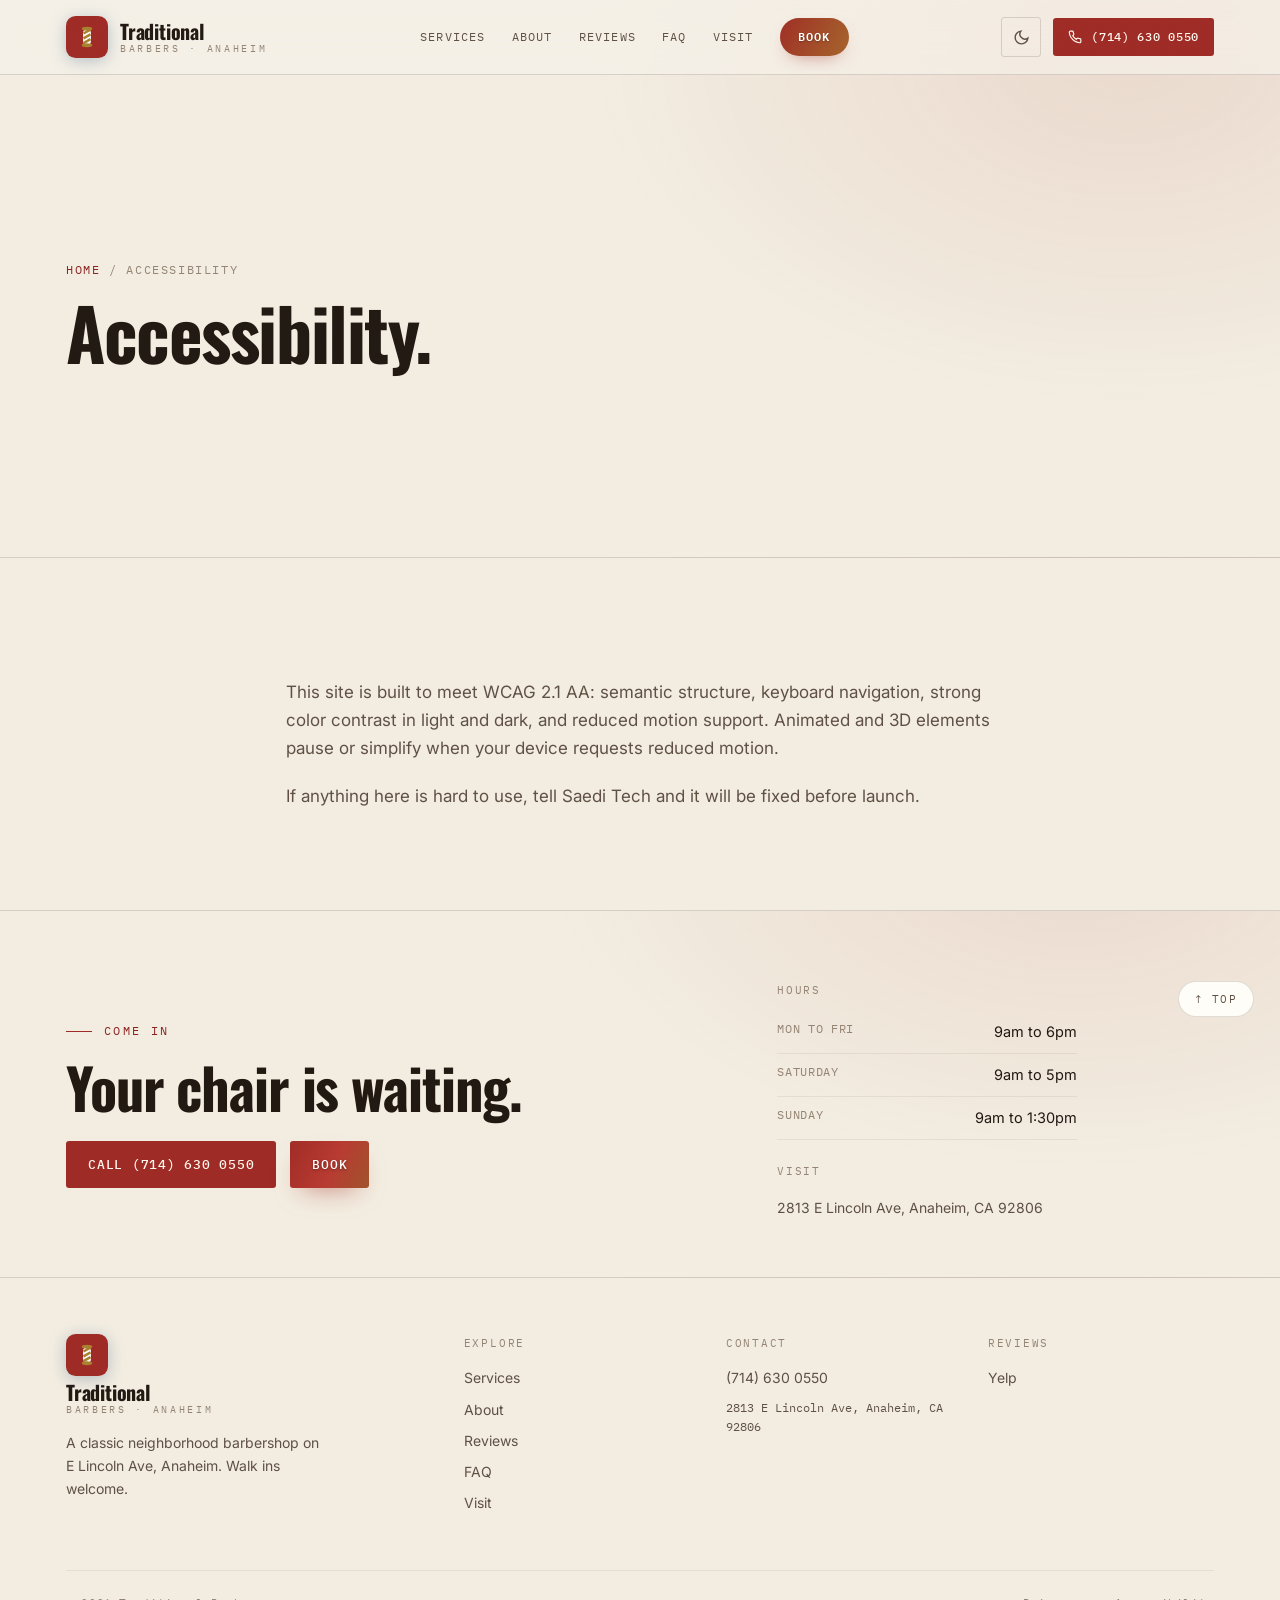
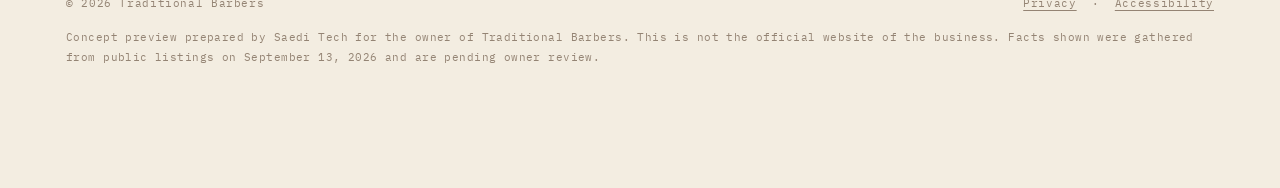
<file: accessibility.html>
<!doctype html>
<html lang="en">
<head>
<meta charset="utf-8" />
<meta name="viewport" content="width=device-width, initial-scale=1" />
<meta name="robots" content="noindex, nofollow" />
<title>Accessibility · Traditional Barbers</title>
<meta name="description" content="Accessibility statement for the Traditional Barbers website." />
<meta property="og:title" content="Accessibility · Traditional Barbers" /><meta property="og:type" content="website" />
<link rel="icon" href="data:image/svg+xml,%3Csvg xmlns='http://www.w3.org/2000/svg' viewBox='0 0 48 48'%3E%3Crect width='48' height='48' rx='11' fill='%239e2b25'/%3E%3Crect x='19.5' y='15' width='9' height='18' rx='4.5' fill='%23fff'/%3E%3Cg stroke='%23a9812f' stroke-width='2.8' stroke-linecap='butt'%3E%3Cpath d='M20 31 28 26.5'/%3E%3Cpath d='M20 25.5 28 21'/%3E%3Cpath d='M20 20 28 15.5'/%3E%3C/g%3E%3Cellipse cx='24' cy='14.6' rx='6' ry='2.2' fill='%23a9812f'/%3E%3Cellipse cx='24' cy='33.4' rx='6' ry='2.2' fill='%23a9812f'/%3E%3C/svg%3E">
<link rel="preconnect" href="https://fonts.googleapis.com"><link rel="preconnect" href="https://fonts.gstatic.com" crossorigin>
<link href="https://fonts.googleapis.com/css2?family=Oswald:wght@500;600;700&family=Inter:wght@400;500;600&family=IBM+Plex+Mono:wght@400;500&display=swap" rel="stylesheet">
<link rel="stylesheet" href="assets/site.css">
<script type="importmap">{ "imports": { "three": "https://unpkg.com/three@0.160.0/build/three.module.js", "three/": "https://unpkg.com/three@0.160.0/" } }</script>

</head>
<body>
<a class="skip" href="#main">Skip to content</a>
<header class="sitehead" id="sitehead">
<nav class="top" aria-label="Main">
  <div class="wrap navin">
    <a class="logo" href="index.html" aria-label="Traditional Barbers, home"><svg class="emblem" viewBox="0 0 48 48" aria-hidden="true"><rect width="48" height="48" rx="11" fill="var(--indigo)"/><rect x='19.5' y='15' width='9' height='18' rx='4.5' fill='#fff'/><g stroke='var(--shu)' stroke-width='2.8' stroke-linecap='butt'><path d='M20 31 28 26.5'/><path d='M20 25.5 28 21'/><path d='M20 20 28 15.5'/></g><ellipse cx='24' cy='14.6' rx='6' ry='2.2' fill='var(--shu)'/><ellipse cx='24' cy='33.4' rx='6' ry='2.2' fill='var(--shu)'/></svg><span class="wm"><span class="n">Traditional</span><span class="s">Barbers · Anaheim</span></span></a>
    <div class="navlinks"><a href="services.html">Services</a><a href="about.html">About</a><a href="reviews.html">Reviews</a><a href="faq.html">FAQ</a><a href="visit.html">Visit</a><a href="index.html#book">Book</a></div>
    <div class="navright">
      <button class="tgl" id="themeTgl" aria-label="Switch between day and night theme" aria-pressed="false"><svg id="icMoon" viewBox="0 0 24 24" fill="none" stroke="currentColor" stroke-width="2" stroke-linecap="round"><path d="M21 12.8A9 9 0 1 1 11.2 3a7 7 0 0 0 9.8 9.8z"/></svg><svg id="icSun" viewBox="0 0 24 24" fill="none" stroke="currentColor" stroke-width="2" stroke-linecap="round" style="display:none"><circle cx="12" cy="12" r="4"/><path d="M12 2v2M12 20v2M4.9 4.9l1.4 1.4M17.7 17.7l1.4 1.4M2 12h2M20 12h2M4.9 19.1l1.4-1.4M17.7 6.3l1.4-1.4"/></svg></button>
      <a class="btn btn-fill btn-sm" href="tel:+17146300550"><svg width="14" height="14" viewBox="0 0 24 24" fill="none" stroke="currentColor" stroke-width="2" stroke-linecap="round" aria-hidden="true"><path d="M22 16.9v3a2 2 0 0 1-2.2 2 19.8 19.8 0 0 1-8.6-3 19.5 19.5 0 0 1-6-6 19.8 19.8 0 0 1-3-8.7A2 2 0 0 1 4.1 2h3a2 2 0 0 1 2 1.7c.13 1 .36 1.9.7 2.8a2 2 0 0 1-.45 2.1L8.1 9.9a16 16 0 0 0 6 6l1.3-1.3a2 2 0 0 1 2.1-.45c.9.34 1.8.57 2.8.7A2 2 0 0 1 22 16.9z"/></svg><span class="lbl">(714) 630 0550</span></a>
      <button class="burger" id="burger" aria-label="Open menu"><svg viewBox="0 0 24 24" fill="none" stroke="currentColor" stroke-width="2" stroke-linecap="round"><path d="M3 6h18M3 12h18M3 18h18"/></svg></button>
    </div>
  </div>
</nav>
</header>
<div class="mmenu" id="mmenu" aria-label="Menu">
  <button class="mclose" id="mclose" aria-label="Close menu">✕</button>
  <a href="services.html">Services</a><a href="about.html">About</a><a href="reviews.html">Reviews</a><a href="faq.html">FAQ</a><a href="visit.html">Visit</a><a href="tel:+17146300550">Call the shop</a>
</div>
<header class="page-hero"><div class="wrap"><p class="crumb"><a href="index.html">Home</a> / Accessibility</p><h1 class="ph">Accessibility.</h1><p class="pl"></p></div></header><main id="main"><section><div class="wrap narrow prose"><p class="up">This site is built to meet WCAG 2.1 AA: semantic structure, keyboard navigation, strong color contrast in light and dark, and reduced motion support. Animated and 3D elements pause or simplify when your device requests reduced motion.</p><p class="up">If anything here is hard to use, tell Saedi Tech and it will be fixed before launch.</p></div></section></main><footer>
  <button class="backtop" id="backtop" aria-label="Back to top">↑ Top</button>
  <div class="foot-hero"><div class="wrap"><div class="foot-top">
    <div class="foot-cta"><p class="kick">Come in</p><h2>Your chair is waiting.</h2><div class="cta"><a class="btn btn-fill" href="tel:+17146300550">Call (714) 630 0550</a><a class="btn btn-book" href="index.html#book">Book</a></div></div>
    <div class="foot-hours"><p class="ft">Hours</p><div class="hrow"><span>Mon to Fri</span><span>9am to 6pm</span></div><div class="hrow"><span>Saturday</span><span>9am to 5pm</span></div><div class="hrow"><span>Sunday</span><span>9am to 1:30pm</span></div><p class="ft" style="margin-top:22px">Visit</p><p class="addr">2813 E Lincoln Ave, Anaheim, CA 92806</p></div>
  </div></div></div>
  <div class="wrap foot-main">
    <div class="fgrid">
      <div class="fbrand"><a class="logo" href="index.html" aria-label="Traditional Barbers, home"><svg class="emblem" viewBox="0 0 48 48" aria-hidden="true"><rect width="48" height="48" rx="11" fill="var(--indigo)"/><rect x='19.5' y='15' width='9' height='18' rx='4.5' fill='#fff'/><g stroke='var(--shu)' stroke-width='2.8' stroke-linecap='butt'><path d='M20 31 28 26.5'/><path d='M20 25.5 28 21'/><path d='M20 20 28 15.5'/></g><ellipse cx='24' cy='14.6' rx='6' ry='2.2' fill='var(--shu)'/><ellipse cx='24' cy='33.4' rx='6' ry='2.2' fill='var(--shu)'/></svg><span class="wm"><span class="n">Traditional</span><span class="s">Barbers · Anaheim</span></span></a><p>A classic neighborhood barbershop on E Lincoln Ave, Anaheim. Walk ins welcome.</p></div>
      <div class="fcol"><p class="ft">Explore</p><a href="services.html">Services</a><a href="about.html">About</a><a href="reviews.html">Reviews</a><a href="faq.html">FAQ</a><a href="visit.html">Visit</a></div>
      <div class="fcol"><p class="ft">Contact</p><a href="tel:+17146300550">(714) 630 0550</a><p class="mono" style="font-size:12px">2813 E Lincoln Ave, Anaheim, CA 92806</p></div>
      <div class="fcol"><p class="ft">Reviews</p><a href="https://www.yelp.com/biz/traditional-barbers-anaheim" target="_blank" rel="noopener">Yelp</a></div>
    </div>
    <div class="legal"><span>© 2026 Traditional Barbers</span><span><a href="privacy.html">Privacy</a> &nbsp;·&nbsp; <a href="accessibility.html">Accessibility</a></span></div>
    <p class="preview-note">Concept preview prepared by Saedi Tech for the owner of Traditional Barbers. This is not the official website of the business. Facts shown were gathered from public listings on September 13, 2026 and are pending owner review.</p>
  </div>
</footer>
<div class="callbar" role="navigation" aria-label="Quick actions">
  <a class="c1" href="tel:+17146300550"><svg width="14" height="14" viewBox="0 0 24 24" fill="none" stroke="currentColor" stroke-width="2" stroke-linecap="round" aria-hidden="true"><path d="M22 16.9v3a2 2 0 0 1-2.2 2 19.8 19.8 0 0 1-8.6-3 19.5 19.5 0 0 1-6-6 19.8 19.8 0 0 1-3-8.7A2 2 0 0 1 4.1 2h3a2 2 0 0 1 2 1.7c.13 1 .36 1.9.7 2.8a2 2 0 0 1-.45 2.1L8.1 9.9a16 16 0 0 0 6 6l1.3-1.3a2 2 0 0 1 2.1-.45c.9.34 1.8.57 2.8.7A2 2 0 0 1 22 16.9z"/></svg>Call the shop</a>
  <a class="c2" href="visit.html">Directions</a>
</div>
<script src="assets/app.js" defer></script>
</body>
</html>
</file>
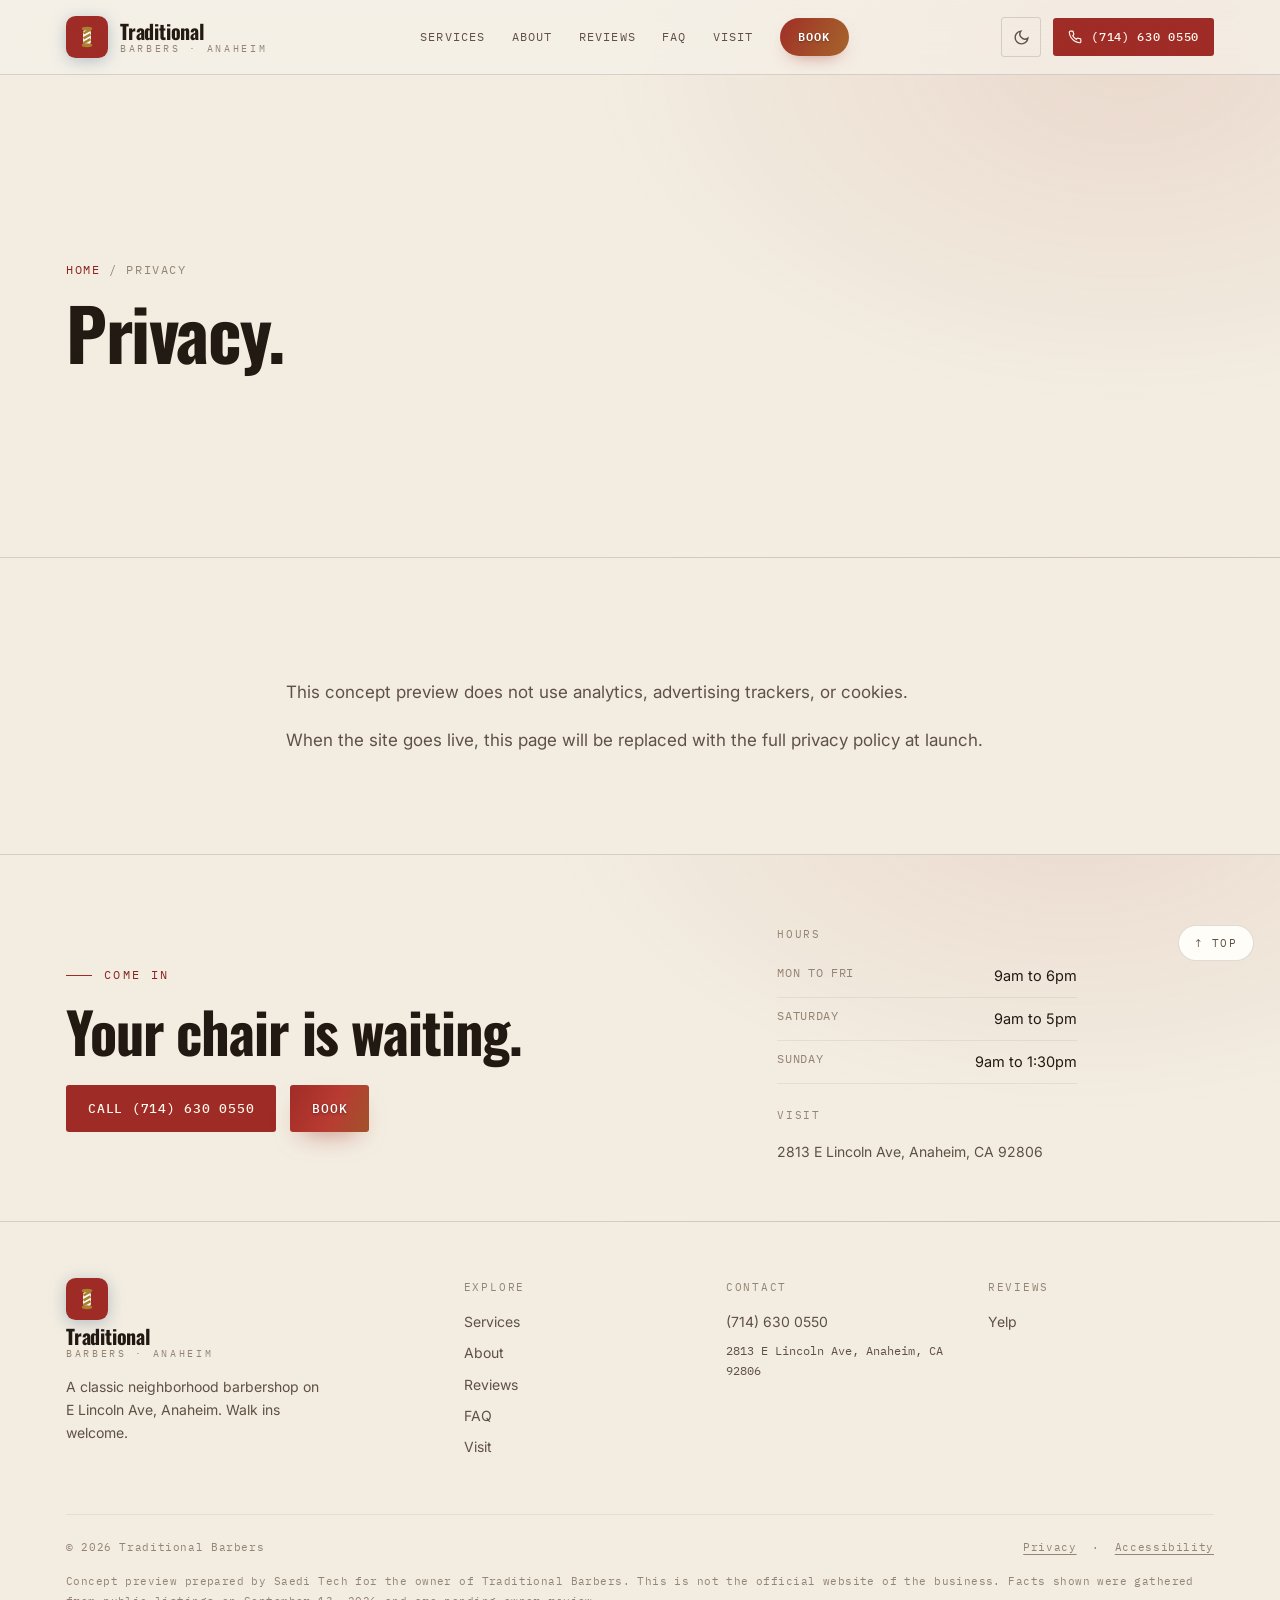
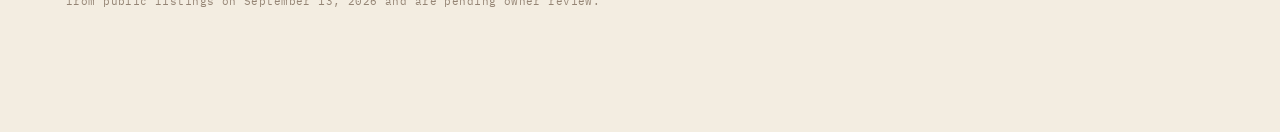
<file: privacy.html>
<!doctype html>
<html lang="en">
<head>
<meta charset="utf-8" />
<meta name="viewport" content="width=device-width, initial-scale=1" />
<meta name="robots" content="noindex, nofollow" />
<title>Privacy · Traditional Barbers</title>
<meta name="description" content="Privacy information for the Traditional Barbers website." />
<meta property="og:title" content="Privacy · Traditional Barbers" /><meta property="og:type" content="website" />
<link rel="icon" href="data:image/svg+xml,%3Csvg xmlns='http://www.w3.org/2000/svg' viewBox='0 0 48 48'%3E%3Crect width='48' height='48' rx='11' fill='%239e2b25'/%3E%3Crect x='19.5' y='15' width='9' height='18' rx='4.5' fill='%23fff'/%3E%3Cg stroke='%23a9812f' stroke-width='2.8' stroke-linecap='butt'%3E%3Cpath d='M20 31 28 26.5'/%3E%3Cpath d='M20 25.5 28 21'/%3E%3Cpath d='M20 20 28 15.5'/%3E%3C/g%3E%3Cellipse cx='24' cy='14.6' rx='6' ry='2.2' fill='%23a9812f'/%3E%3Cellipse cx='24' cy='33.4' rx='6' ry='2.2' fill='%23a9812f'/%3E%3C/svg%3E">
<link rel="preconnect" href="https://fonts.googleapis.com"><link rel="preconnect" href="https://fonts.gstatic.com" crossorigin>
<link href="https://fonts.googleapis.com/css2?family=Oswald:wght@500;600;700&family=Inter:wght@400;500;600&family=IBM+Plex+Mono:wght@400;500&display=swap" rel="stylesheet">
<link rel="stylesheet" href="assets/site.css">
<script type="importmap">{ "imports": { "three": "https://unpkg.com/three@0.160.0/build/three.module.js", "three/": "https://unpkg.com/three@0.160.0/" } }</script>

</head>
<body>
<a class="skip" href="#main">Skip to content</a>
<header class="sitehead" id="sitehead">
<nav class="top" aria-label="Main">
  <div class="wrap navin">
    <a class="logo" href="index.html" aria-label="Traditional Barbers, home"><svg class="emblem" viewBox="0 0 48 48" aria-hidden="true"><rect width="48" height="48" rx="11" fill="var(--indigo)"/><rect x='19.5' y='15' width='9' height='18' rx='4.5' fill='#fff'/><g stroke='var(--shu)' stroke-width='2.8' stroke-linecap='butt'><path d='M20 31 28 26.5'/><path d='M20 25.5 28 21'/><path d='M20 20 28 15.5'/></g><ellipse cx='24' cy='14.6' rx='6' ry='2.2' fill='var(--shu)'/><ellipse cx='24' cy='33.4' rx='6' ry='2.2' fill='var(--shu)'/></svg><span class="wm"><span class="n">Traditional</span><span class="s">Barbers · Anaheim</span></span></a>
    <div class="navlinks"><a href="services.html">Services</a><a href="about.html">About</a><a href="reviews.html">Reviews</a><a href="faq.html">FAQ</a><a href="visit.html">Visit</a><a href="index.html#book">Book</a></div>
    <div class="navright">
      <button class="tgl" id="themeTgl" aria-label="Switch between day and night theme" aria-pressed="false"><svg id="icMoon" viewBox="0 0 24 24" fill="none" stroke="currentColor" stroke-width="2" stroke-linecap="round"><path d="M21 12.8A9 9 0 1 1 11.2 3a7 7 0 0 0 9.8 9.8z"/></svg><svg id="icSun" viewBox="0 0 24 24" fill="none" stroke="currentColor" stroke-width="2" stroke-linecap="round" style="display:none"><circle cx="12" cy="12" r="4"/><path d="M12 2v2M12 20v2M4.9 4.9l1.4 1.4M17.7 17.7l1.4 1.4M2 12h2M20 12h2M4.9 19.1l1.4-1.4M17.7 6.3l1.4-1.4"/></svg></button>
      <a class="btn btn-fill btn-sm" href="tel:+17146300550"><svg width="14" height="14" viewBox="0 0 24 24" fill="none" stroke="currentColor" stroke-width="2" stroke-linecap="round" aria-hidden="true"><path d="M22 16.9v3a2 2 0 0 1-2.2 2 19.8 19.8 0 0 1-8.6-3 19.5 19.5 0 0 1-6-6 19.8 19.8 0 0 1-3-8.7A2 2 0 0 1 4.1 2h3a2 2 0 0 1 2 1.7c.13 1 .36 1.9.7 2.8a2 2 0 0 1-.45 2.1L8.1 9.9a16 16 0 0 0 6 6l1.3-1.3a2 2 0 0 1 2.1-.45c.9.34 1.8.57 2.8.7A2 2 0 0 1 22 16.9z"/></svg><span class="lbl">(714) 630 0550</span></a>
      <button class="burger" id="burger" aria-label="Open menu"><svg viewBox="0 0 24 24" fill="none" stroke="currentColor" stroke-width="2" stroke-linecap="round"><path d="M3 6h18M3 12h18M3 18h18"/></svg></button>
    </div>
  </div>
</nav>
</header>
<div class="mmenu" id="mmenu" aria-label="Menu">
  <button class="mclose" id="mclose" aria-label="Close menu">✕</button>
  <a href="services.html">Services</a><a href="about.html">About</a><a href="reviews.html">Reviews</a><a href="faq.html">FAQ</a><a href="visit.html">Visit</a><a href="tel:+17146300550">Call the shop</a>
</div>
<header class="page-hero"><div class="wrap"><p class="crumb"><a href="index.html">Home</a> / Privacy</p><h1 class="ph">Privacy.</h1><p class="pl"></p></div></header><main id="main"><section><div class="wrap narrow prose"><p class="up">This concept preview does not use analytics, advertising trackers, or cookies.</p><p class="up">When the site goes live, this page will be replaced with the full privacy policy at launch.</p></div></section></main><footer>
  <button class="backtop" id="backtop" aria-label="Back to top">↑ Top</button>
  <div class="foot-hero"><div class="wrap"><div class="foot-top">
    <div class="foot-cta"><p class="kick">Come in</p><h2>Your chair is waiting.</h2><div class="cta"><a class="btn btn-fill" href="tel:+17146300550">Call (714) 630 0550</a><a class="btn btn-book" href="index.html#book">Book</a></div></div>
    <div class="foot-hours"><p class="ft">Hours</p><div class="hrow"><span>Mon to Fri</span><span>9am to 6pm</span></div><div class="hrow"><span>Saturday</span><span>9am to 5pm</span></div><div class="hrow"><span>Sunday</span><span>9am to 1:30pm</span></div><p class="ft" style="margin-top:22px">Visit</p><p class="addr">2813 E Lincoln Ave, Anaheim, CA 92806</p></div>
  </div></div></div>
  <div class="wrap foot-main">
    <div class="fgrid">
      <div class="fbrand"><a class="logo" href="index.html" aria-label="Traditional Barbers, home"><svg class="emblem" viewBox="0 0 48 48" aria-hidden="true"><rect width="48" height="48" rx="11" fill="var(--indigo)"/><rect x='19.5' y='15' width='9' height='18' rx='4.5' fill='#fff'/><g stroke='var(--shu)' stroke-width='2.8' stroke-linecap='butt'><path d='M20 31 28 26.5'/><path d='M20 25.5 28 21'/><path d='M20 20 28 15.5'/></g><ellipse cx='24' cy='14.6' rx='6' ry='2.2' fill='var(--shu)'/><ellipse cx='24' cy='33.4' rx='6' ry='2.2' fill='var(--shu)'/></svg><span class="wm"><span class="n">Traditional</span><span class="s">Barbers · Anaheim</span></span></a><p>A classic neighborhood barbershop on E Lincoln Ave, Anaheim. Walk ins welcome.</p></div>
      <div class="fcol"><p class="ft">Explore</p><a href="services.html">Services</a><a href="about.html">About</a><a href="reviews.html">Reviews</a><a href="faq.html">FAQ</a><a href="visit.html">Visit</a></div>
      <div class="fcol"><p class="ft">Contact</p><a href="tel:+17146300550">(714) 630 0550</a><p class="mono" style="font-size:12px">2813 E Lincoln Ave, Anaheim, CA 92806</p></div>
      <div class="fcol"><p class="ft">Reviews</p><a href="https://www.yelp.com/biz/traditional-barbers-anaheim" target="_blank" rel="noopener">Yelp</a></div>
    </div>
    <div class="legal"><span>© 2026 Traditional Barbers</span><span><a href="privacy.html">Privacy</a> &nbsp;·&nbsp; <a href="accessibility.html">Accessibility</a></span></div>
    <p class="preview-note">Concept preview prepared by Saedi Tech for the owner of Traditional Barbers. This is not the official website of the business. Facts shown were gathered from public listings on September 13, 2026 and are pending owner review.</p>
  </div>
</footer>
<div class="callbar" role="navigation" aria-label="Quick actions">
  <a class="c1" href="tel:+17146300550"><svg width="14" height="14" viewBox="0 0 24 24" fill="none" stroke="currentColor" stroke-width="2" stroke-linecap="round" aria-hidden="true"><path d="M22 16.9v3a2 2 0 0 1-2.2 2 19.8 19.8 0 0 1-8.6-3 19.5 19.5 0 0 1-6-6 19.8 19.8 0 0 1-3-8.7A2 2 0 0 1 4.1 2h3a2 2 0 0 1 2 1.7c.13 1 .36 1.9.7 2.8a2 2 0 0 1-.45 2.1L8.1 9.9a16 16 0 0 0 6 6l1.3-1.3a2 2 0 0 1 2.1-.45c.9.34 1.8.57 2.8.7A2 2 0 0 1 22 16.9z"/></svg>Call the shop</a>
  <a class="c2" href="visit.html">Directions</a>
</div>
<script src="assets/app.js" defer></script>
</body>
</html>
</file>
<file: assets/site.css>
/* Hiro's Auto Repair — shared design system (Saedi Tech concept preview) */
:root{
  --bg:#f3ede1; --bg2:#eae1d0; --card:#fffdf7; --card2:#f7f1e6;
  --line:rgba(40,28,20,.15); --line2:rgba(40,28,20,.07);
  --text:#221913; --muted:#5f5044; --faint:#948474;
  --indigo:#9e2b25; --indigo-2:#b83b32; --indigo-tx:#8a2320; --indigo-soft:rgba(158,43,37,.1);
  --shu:#a9812f; --shu-tx:#8a6a25; --gold:#a9812f;
  --nav-bg:rgba(244,241,234,.72); --chip-bg:rgba(255,255,255,.6); --btn-tx:#fff8ee;
  --hero-a:rgba(158,43,37,.13); --hero-b:rgba(36,52,72,.1); --grain:.035;
  --map-filter:saturate(.9) contrast(1.02); --ease:cubic-bezier(.16,1,.3,1);
}
:root[data-theme="night"]{
  --bg:#15100c; --bg2:#1c150f; --card:#20180f; --card2:#241a10;
  --line:rgba(240,228,210,.12); --line2:rgba(240,228,210,.06);
  --text:#f3e9d8; --muted:#b6a48d; --faint:#7d6c58;
  --indigo:#c8463c; --indigo-2:#dc6055; --indigo-tx:#dc6055; --indigo-soft:rgba(200,70,60,.13);
  --shu:#cba250; --shu-tx:#d8b567; --gold:#cba250;
  --nav-bg:rgba(8,11,16,.66); --chip-bg:rgba(16,21,29,.5); --btn-tx:#15100c;
  --hero-a:rgba(200,70,60,.2); --hero-b:rgba(58,81,112,.14); --grain:.06;
  --map-filter:grayscale(1) invert(.92) contrast(.9) hue-rotate(180deg);
}
*{margin:0;padding:0;box-sizing:border-box}
html{scroll-behavior:smooth}
@media (prefers-reduced-motion:reduce){html{scroll-behavior:auto}}
body{background:var(--bg);color:var(--text);font-family:'Inter',system-ui,sans-serif;font-size:16px;line-height:1.65;-webkit-font-smoothing:antialiased;transition:background .5s,color .5s;overflow-x:hidden}
::selection{background:var(--indigo);color:var(--btn-tx)}
img,svg{max-width:100%}a{color:inherit}
.jp{font-family:'Noto Sans JP','Inter',sans-serif}
.mono{font-family:'IBM Plex Mono',monospace}
.wrap{max-width:1200px;margin:0 auto;padding:0 26px}
.narrow{max-width:900px}
.skip{position:absolute;left:-9999px;top:0;background:var(--indigo);color:var(--btn-tx);padding:10px 18px;z-index:200;font-weight:600}
.skip:focus{left:12px;top:12px}
:focus-visible{outline:2px solid var(--indigo);outline-offset:3px;border-radius:2px}
body::after{content:"";position:fixed;inset:0;z-index:300;pointer-events:none;opacity:var(--grain);mix-blend-mode:overlay;background-image:url("data:image/svg+xml,%3Csvg xmlns='http://www.w3.org/2000/svg' width='120' height='120'%3E%3Cfilter id='n'%3E%3CfeTurbulence type='fractalNoise' baseFrequency='.85' numOctaves='2'/%3E%3C/filter%3E%3Crect width='100%25' height='100%25' filter='url(%23n)'/%3E%3C/svg%3E")}

/* logo */
.logo{display:flex;align-items:center;gap:12px;text-decoration:none}
.logo .emblem{width:42px;height:42px;flex:none;filter:drop-shadow(0 3px 8px rgba(23,63,115,.28))}
.logo .wm{display:flex;flex-direction:column;line-height:1}
.logo .wm .n{font-family:'Oswald',sans-serif;font-weight:800;font-size:20px;letter-spacing:-.01em;color:var(--text)}
.logo .wm .s{font-family:'IBM Plex Mono',monospace;font-size:9.5px;letter-spacing:.28em;text-transform:uppercase;color:var(--faint);margin-top:3px}
.logo .wm .s b{color:var(--shu-tx);font-weight:500}

/* header (top bar + nav) */
.sitehead{position:fixed;top:0;left:0;right:0;z-index:100}
.topbar{background:var(--indigo);color:#eaf0f8;height:40px;overflow:hidden;transition:height .35s var(--ease),opacity .3s}
.topbar .tbin{display:flex;align-items:center;justify-content:space-between;height:40px;font-family:'IBM Plex Mono',monospace;font-size:11px;letter-spacing:.11em;text-transform:uppercase}
.topbar .tb-l{color:rgba(234,240,248,.85)}.topbar .tb-l b{color:#ec8a72;font-weight:500}
.topbar .tb-r{display:flex;align-items:center;gap:16px;color:rgba(234,240,248,.85)}
.topbar .tb-r a{color:#fff;text-decoration:none}.topbar .tb-r a:hover{color:#ec8a72}
.topbar .dot2{width:5px;height:5px;border-radius:50%;background:rgba(255,255,255,.4)}
nav.top{position:relative;background:var(--nav-bg);backdrop-filter:blur(18px) saturate(1.4);-webkit-backdrop-filter:blur(18px) saturate(1.4);border-bottom:1px solid var(--line);transition:box-shadow .35s,background .35s}
.sitehead.scrolled .topbar{height:0;opacity:0}
.sitehead.scrolled nav.top{box-shadow:0 12px 34px -18px rgba(8,11,16,.5)}
.navin{display:flex;align-items:center;justify-content:space-between;height:74px;gap:18px}
@media (max-width:768px){.topbar{display:none}}
.navlinks{display:flex;gap:26px;align-items:center}
.navlinks a{font-family:'IBM Plex Mono',monospace;font-size:12px;letter-spacing:.1em;text-transform:uppercase;text-decoration:none;color:var(--muted);transition:color .25s;position:relative}
.navlinks a[aria-current="page"]{color:var(--text)}
.navlinks a::after{content:"";position:absolute;left:0;bottom:-6px;width:0;height:1.5px;background:var(--shu);transition:width .3s var(--ease)}
.navlinks a:hover::after,.navlinks a[aria-current="page"]::after{width:100%}
.navlinks a:hover{color:var(--text)}
.navright{display:flex;align-items:center;gap:12px}
.btn{display:inline-flex;align-items:center;justify-content:center;gap:9px;font-family:'IBM Plex Mono',monospace;font-size:12.5px;letter-spacing:.06em;text-transform:uppercase;font-weight:500;padding:13px 22px;border-radius:3px;text-decoration:none;border:none;cursor:pointer;transition:transform .35s var(--ease),box-shadow .35s,background .35s,color .35s}
.btn-fill{background:var(--indigo);color:var(--btn-tx)}
.btn-fill:hover{transform:translateY(-2px);box-shadow:0 14px 38px -12px var(--indigo)}
.btn-line{background:transparent;color:var(--text);border:1px solid var(--line)}
.btn-line:hover{border-color:var(--indigo);color:var(--indigo-tx)}
.btn-sm{padding:10px 15px;font-size:11.5px}
.tgl,.burger{width:40px;height:40px;border-radius:3px;border:1px solid var(--line);background:transparent;color:var(--muted);display:grid;place-items:center;cursor:pointer;transition:color .3s,border-color .3s}
.tgl:hover,.burger:hover{color:var(--indigo-tx);border-color:var(--indigo)}
.tgl svg{width:17px;height:17px}.burger{display:none}.burger svg{width:20px;height:20px}
@media (max-width:940px){.navlinks{display:none}.burger{display:grid}}
@media (max-width:560px){.logo .wm .s{display:none}.navright .btn span.lbl{display:none}}
/* mobile menu */
.mmenu{position:fixed;inset:0;z-index:150;background:var(--bg);transform:translateY(-100%);visibility:hidden;opacity:0;transition:transform .45s var(--ease),opacity .35s,visibility .35s;display:flex;flex-direction:column;padding:96px 26px 40px;overflow-y:auto}
.mmenu.open{transform:none;visibility:visible;opacity:1}
.mmenu a{font-family:'Oswald',sans-serif;font-weight:700;font-size:30px;text-decoration:none;color:var(--text);padding:16px 0;border-bottom:1px solid var(--line)}
.mmenu a:hover{color:var(--indigo-tx)}
.mclose{position:absolute;top:22px;right:22px;width:40px;height:40px;border:1px solid var(--line);border-radius:3px;background:transparent;color:var(--text);cursor:pointer;font-size:20px}

/* generic hero for home */
header.hero{position:relative;min-height:100svh;overflow:hidden}
.sticky{position:relative;min-height:100svh;overflow:hidden;display:flex;align-items:center;padding:90px 0 44px}
/* scroll-driven exploded 3D hero */
header.hero.scroll3d{height:340vh;min-height:0;overflow:visible}
header.hero.scroll3d .sticky{position:sticky;top:0;height:100svh;min-height:0;padding:0}
.callouts{position:absolute;z-index:2;top:50%;left:26px;transform:translateY(-50%);max-width:360px;opacity:0;pointer-events:none;will-change:opacity}
.callouts h3{font-family:'Oswald',sans-serif;font-weight:800;font-size:clamp(26px,3.2vw,40px);letter-spacing:-.02em;line-height:1.02;margin-bottom:18px}
.callout{display:flex;gap:14px;align-items:flex-start;padding:12px 0;border-top:1px solid var(--line)}
.callout .cn{font-family:'IBM Plex Mono',monospace;font-size:11px;color:var(--shu-tx);letter-spacing:.1em;padding-top:3px;min-width:24px}
.callout .cx b{font-family:'Oswald',sans-serif;font-weight:700;font-size:16px;display:block;margin-bottom:2px}
.callout .cx span{font-size:13px;color:var(--muted)}
.hprog{position:absolute;left:0;right:0;bottom:0;height:2px;background:var(--line2);z-index:5}
.hprog i{display:block;height:100%;width:0;background:linear-gradient(90deg,var(--indigo),var(--shu))}
@media (max-width:940px){header.hero.scroll3d{height:280vh}header.hero.scroll3d .sticky{align-items:flex-start}.hero-copy{padding-top:100px}.callouts{left:26px;right:26px;max-width:none;top:40%}}
@media (prefers-reduced-motion:reduce){header.hero.scroll3d{height:auto;min-height:100svh}header.hero.scroll3d .sticky{position:relative}.callouts{display:none}.hprog{display:none}}
.hero-bg{position:absolute;inset:0;z-index:0;background:radial-gradient(60% 55% at 74% 38%,var(--hero-a),transparent 70%),radial-gradient(50% 45% at 12% 92%,var(--hero-b),transparent 70%),var(--bg)}
#gl{position:absolute;inset:0;z-index:1;width:100%;height:100%;display:block;touch-action:pan-y;cursor:grab}#gl:active{cursor:grabbing}
.hero-fb{position:absolute;z-index:1;right:6%;top:50%;transform:translateY(-50%);width:min(42vw,460px);aspect-ratio:1;border-radius:50%;background:radial-gradient(circle at 40% 35%,#2b3a52,#0c1119 70%);box-shadow:0 40px 120px -30px rgba(23,63,115,.6);display:none}
.herogrid{position:relative;z-index:2;width:100%}
.hero-copy{max-width:600px}
.tag{display:inline-flex;align-items:center;gap:12px;font-family:'IBM Plex Mono',monospace;font-size:11.5px;letter-spacing:.22em;text-transform:uppercase;color:var(--indigo-tx);margin-bottom:26px;padding:8px 14px;border:1px solid var(--line);border-radius:40px;background:var(--chip-bg);backdrop-filter:blur(6px)}
.tag .dot{width:7px;height:7px;border-radius:50%;background:var(--shu);box-shadow:0 0 0 4px rgba(201,75,46,.18)}
h1{font-family:'Oswald',sans-serif;font-weight:800;font-size:clamp(46px,7vw,92px);line-height:.98;letter-spacing:-.025em;color:var(--text)}
h1 .in{background:linear-gradient(120deg,var(--indigo-2),var(--shu));-webkit-background-clip:text;background-clip:text;color:transparent}
.hero p.lede{font-size:clamp(16px,1.5vw,19px);color:var(--muted);max-width:500px;margin:26px 0 34px}
.cta{display:flex;gap:14px;flex-wrap:wrap}
.chips{display:flex;gap:8px;flex-wrap:wrap;margin-top:34px}
.chip{font-family:'IBM Plex Mono',monospace;font-size:11px;letter-spacing:.06em;text-transform:uppercase;color:var(--muted);border:1px solid var(--line);background:var(--chip-bg);border-radius:40px;padding:8px 14px;backdrop-filter:blur(6px)}
.badge3d{position:absolute;right:6%;bottom:12%;z-index:3;background:var(--card);border:1px solid var(--line);border-radius:6px;padding:14px 18px;box-shadow:0 20px 50px -24px rgba(18,22,28,.4);display:flex;align-items:center;gap:14px}
.badge3d .rt{font-family:'Oswald',sans-serif;font-weight:800;font-size:26px;line-height:1}
.badge3d .rl{font-family:'IBM Plex Mono',monospace;font-size:10px;letter-spacing:.12em;text-transform:uppercase;color:var(--faint)}
.badge3d .star{color:var(--shu)}
.grab{position:absolute;z-index:4;right:6%;top:15%;display:flex;align-items:center;gap:8px;font-family:'IBM Plex Mono',monospace;font-size:10px;letter-spacing:.18em;text-transform:uppercase;color:var(--faint)}
.cue{position:absolute;bottom:34px;left:50%;transform:translateX(-50%);z-index:4;display:flex;flex-direction:column;align-items:center;gap:8px;color:var(--faint);font-family:'IBM Plex Mono',monospace;font-size:10px;letter-spacing:.22em;text-transform:uppercase}
.cue .bar{width:1px;height:34px;background:linear-gradient(var(--faint),transparent);animation:drop 2.4s var(--ease) infinite}
@keyframes drop{0%{transform:scaleY(0);transform-origin:top}45%{transform:scaleY(1);transform-origin:top}55%{transform:scaleY(1);transform-origin:bottom}100%{transform:scaleY(0);transform-origin:bottom}}
@media (prefers-reduced-motion:reduce){.cue .bar{animation:none}.grab{display:none}}
@media (max-width:940px){.hero-copy{max-width:none}.badge3d{right:auto;left:26px;bottom:8%}.grab{top:9%;right:26px}}

/* subpage banner */
.page-hero{position:relative;padding:150px 0 60px;min-height:62vh;display:flex;align-items:center;border-bottom:1px solid var(--line);background:radial-gradient(60% 90% at 88% 10%,var(--indigo-soft),transparent 70%),var(--bg);overflow:hidden}
.page-hero .wrap{position:relative;z-index:2;width:100%}
.subcanvas{position:absolute;right:-4%;top:0;bottom:0;width:52%;z-index:1;display:block;touch-action:pan-y;cursor:grab}
.subcanvas:active{cursor:grabbing}
.subgrab{position:absolute;right:6%;bottom:26px;z-index:3;display:flex;align-items:center;gap:8px;font-family:'IBM Plex Mono',monospace;font-size:10px;letter-spacing:.18em;text-transform:uppercase;color:var(--faint)}
.crumb{font-family:'IBM Plex Mono',monospace;font-size:11.5px;letter-spacing:.14em;text-transform:uppercase;color:var(--faint);margin-bottom:16px}
.crumb a{color:var(--indigo-tx);text-decoration:none}
.page-hero h1.ph{font-family:'Oswald',sans-serif;font-weight:800;font-size:clamp(38px,5.6vw,72px);line-height:1;letter-spacing:-.02em;max-width:620px}
.page-hero p.pl{color:var(--muted);max-width:540px;margin-top:18px;font-size:17px}
@media (max-width:820px){.subcanvas{opacity:.42;width:74%;right:-10%}.page-hero{min-height:auto}}

/* marquee */
.marquee{overflow:hidden;border-top:1px solid var(--line);border-bottom:1px solid var(--line);background:var(--indigo);padding:16px 0}
.mrow{display:flex;gap:44px;white-space:nowrap;width:max-content;animation:slide 32s linear infinite;font-family:'Oswald',sans-serif;font-weight:700;font-size:19px;letter-spacing:.02em;color:rgba(247,244,236,.9);align-items:center}
.mrow span{display:inline-flex;align-items:center;gap:44px}
.mrow .d{width:7px;height:7px;border-radius:50%;background:var(--shu)}
@keyframes slide{to{transform:translateX(-50%)}}
@media (prefers-reduced-motion:reduce){.mrow{animation:none}}

/* strip */
.strip{border-bottom:1px solid var(--line);background:var(--bg2)}
.stripin{display:grid;grid-template-columns:repeat(4,1fr)}
.stat{padding:28px 24px;border-left:1px solid var(--line)}.stat:first-child{border-left:none}.stat a{text-decoration:none}
.stat .v{font-family:'Oswald',sans-serif;font-weight:800;font-size:27px;letter-spacing:-.01em}
.stat .v .star{color:var(--shu)}
.stat .l{font-family:'IBM Plex Mono',monospace;font-size:10.5px;letter-spacing:.14em;text-transform:uppercase;color:var(--faint);margin-top:6px}
.stat a:hover .v{color:var(--indigo-tx)}
@media (max-width:820px){.stripin{grid-template-columns:1fr 1fr}.stat:nth-child(3){border-left:none}.stat{padding:22px 20px}.stat .v{font-size:22px}}

section{padding:100px 0;scroll-margin-top:74px;position:relative}
.kick{font-family:'IBM Plex Mono',monospace;font-size:11.5px;letter-spacing:.2em;text-transform:uppercase;color:var(--indigo-tx);display:inline-flex;align-items:center;gap:12px;margin-bottom:18px}
.kick::before{content:"";width:26px;height:1px;background:var(--indigo)}
.kick .jp{color:var(--shu-tx);letter-spacing:.1em}
h2{font-family:'Oswald',sans-serif;font-weight:800;font-size:clamp(32px,4.6vw,58px);line-height:1.0;letter-spacing:-.02em;max-width:680px}
h3.blk{font-family:'Oswald',sans-serif;font-weight:700;font-size:24px;letter-spacing:-.01em}
.sub{color:var(--muted);max-width:600px;margin-top:18px;font-size:17px}

/* services grid */
.svcgrid{display:grid;grid-template-columns:repeat(3,1fr);gap:1px;background:var(--line);border:1px solid var(--line);border-radius:8px;overflow:hidden;margin-top:52px}
.svc{background:var(--card);padding:34px 30px 36px;position:relative;transition:background .4s;text-decoration:none;color:inherit;display:block}
.svc:hover{background:var(--card2)}
.svc .no{font-family:'IBM Plex Mono',monospace;font-size:10.5px;letter-spacing:.16em;color:var(--faint)}
.svc .ic{width:48px;height:48px;margin:20px 0;color:var(--indigo);transition:transform .5s var(--ease)}
.svc:hover .ic{transform:translateY(-4px) scale(1.06)}
.svc h3{font-family:'Oswald',sans-serif;font-weight:700;font-size:21px;letter-spacing:-.01em;margin-bottom:10px}
.svc p{font-size:14.5px;color:var(--muted)}
.svc .more{font-family:'IBM Plex Mono',monospace;font-size:11px;letter-spacing:.1em;text-transform:uppercase;color:var(--indigo-tx);margin-top:16px;display:inline-block}
@media (max-width:920px){.svcgrid{grid-template-columns:1fr 1fr}}
@media (max-width:600px){.svcgrid{grid-template-columns:1fr}}

/* two-col feature (why) */
#why,.band{background:var(--bg2);border-top:1px solid var(--line);border-bottom:1px solid var(--line)}
.whygrid{display:grid;grid-template-columns:repeat(3,1fr);gap:42px;margin-top:56px}
.why .big{font-family:'Oswald',sans-serif;font-weight:800;font-size:clamp(24px,2.6vw,32px);line-height:1.06;letter-spacing:-.01em;border-top:2px solid var(--indigo);padding-top:22px}
.why .big .jpb{display:block;font-family:'Noto Sans JP',sans-serif;font-weight:700;font-size:15px;color:var(--shu-tx);letter-spacing:.3em;margin-bottom:10px}
.why p{color:var(--muted);margin-top:14px;font-size:15px}
@media (max-width:820px){.whygrid{grid-template-columns:1fr;gap:32px}}

/* about + prose */
.abgrid{display:grid;grid-template-columns:1fr 1fr;gap:64px;align-items:center}
.abcopy p{color:var(--muted);margin-top:18px;font-size:17px}.abcopy p strong{color:var(--text);font-weight:600}
.prose{max-width:760px}
.prose p{color:var(--muted);font-size:17px;margin-top:20px}
.prose h2{margin-top:48px}
.prose h3{font-family:'Oswald',sans-serif;font-weight:700;font-size:22px;margin-top:34px}
.prose ul{margin:18px 0 0 0;list-style:none;display:grid;gap:12px}
.prose ul li{position:relative;padding-left:26px;color:var(--muted)}
.prose ul li::before{content:"";position:absolute;left:0;top:9px;width:8px;height:8px;border-radius:1px;background:var(--shu)}
.photo-slot{border:1px dashed var(--line);border-radius:8px;background:var(--card);aspect-ratio:4/3.1;display:grid;place-items:center;text-align:center;padding:30px;position:relative;overflow:hidden}
.photo-slot.tall{aspect-ratio:1/1}
.photo-slot::before{content:"";position:absolute;inset:0;background:radial-gradient(circle at 70% 20%,var(--indigo-soft),transparent 60%)}
.photo-slot .ph-ic{width:56px;height:56px;color:var(--faint);margin:0 auto 14px;position:relative}
.photo-slot .t{font-family:'IBM Plex Mono',monospace;font-size:11px;letter-spacing:.14em;text-transform:uppercase;color:var(--faint);max-width:300px;line-height:1.8;position:relative}
@media (max-width:920px){.abgrid{grid-template-columns:1fr;gap:36px}}

/* gallery grid of reserved slots */
.gal{display:grid;grid-template-columns:repeat(3,1fr);gap:16px;margin-top:52px}
.gal .photo-slot{aspect-ratio:4/3.4}
@media (max-width:820px){.gal{grid-template-columns:1fr 1fr}}
@media (max-width:520px){.gal{grid-template-columns:1fr}}

/* ===== photographic bands (licensed placeholder imagery) ===== */
.photoband{position:relative;min-height:82vh;display:flex;align-items:flex-end;overflow:hidden;border-top:1px solid var(--line);border-bottom:1px solid var(--line)}
.photoband .pbimg{position:absolute;inset:-12% 0;z-index:0;background-size:cover;background-position:center;will-change:transform}
.photoband::after{content:"";position:absolute;inset:0;z-index:1;background:linear-gradient(180deg,rgba(6,9,14,.2),rgba(6,9,14,.78)),linear-gradient(90deg,rgba(23,63,115,.5),transparent 62%)}
.photoband.right::after{background:linear-gradient(180deg,rgba(6,9,14,.2),rgba(6,9,14,.78)),linear-gradient(270deg,rgba(201,75,46,.4),transparent 62%)}
.photoband .pbin{position:relative;z-index:2;width:100%;padding:60px 0 66px;color:#f4f1ea}
.photoband .pbk{font-family:'IBM Plex Mono',monospace;font-size:11.5px;letter-spacing:.2em;text-transform:uppercase;color:#ec8a72;margin-bottom:14px;display:inline-flex;align-items:center;gap:12px}
.photoband .pbk::before{content:"";width:26px;height:1px;background:#ec8a72}
.photoband h2{color:#f7f5ef;max-width:760px}
.photoband p{color:rgba(244,241,234,.86);max-width:520px;margin-top:16px;font-size:17px}
.photoband .sampletag{position:absolute;top:26px;right:26px;z-index:2;font-family:'IBM Plex Mono',monospace;font-size:9.5px;letter-spacing:.14em;text-transform:uppercase;color:rgba(244,241,234,.72);background:rgba(0,0,0,.35);padding:6px 11px;border-radius:20px;backdrop-filter:blur(4px)}
@media (max-width:820px){.photoband{min-height:72vh}}

/* real image fills (about, gallery) */
.imgfill{border-radius:8px;overflow:hidden;position:relative;background:var(--bg2);border:1px solid var(--line)}
.imgfill img{width:100%;height:100%;object-fit:cover;display:block;transition:transform 1.2s var(--ease)}
.imgfill:hover img{transform:scale(1.05)}
.imgfill .stamp{position:absolute;bottom:8px;left:8px;font-family:'IBM Plex Mono',monospace;font-size:9px;letter-spacing:.12em;text-transform:uppercase;color:#fff;background:rgba(0,0,0,.5);padding:4px 8px;border-radius:20px;backdrop-filter:blur(3px)}
.abgrid .imgfill{aspect-ratio:4/3.1}
.gal2{display:grid;grid-template-columns:repeat(3,1fr);gap:14px;margin-top:52px}
.gal2 .imgfill{aspect-ratio:4/3.3}
.gal2 .imgfill.wide{grid-column:span 2;aspect-ratio:auto}
@media (max-width:820px){.gal2{grid-template-columns:1fr 1fr}}
@media (max-width:520px){.gal2{grid-template-columns:1fr}.gal2 .imgfill.wide{grid-column:span 1}}

/* mobile hero: clean stacked layout, 3D in its own frame (no overlap) */
@media (max-width:940px){
  header.hero.scroll3d{height:auto;min-height:auto}
  header.hero.scroll3d .sticky{position:relative;height:auto;min-height:auto;display:flex;flex-direction:column;padding:104px 0 46px;align-items:stretch}
  .hero .herogrid{order:1}
  .hero-copy{padding-top:0!important}
  #gl{position:relative;inset:auto;order:2;width:100%;height:50vh;margin-top:28px;border:1px solid var(--line);border-radius:14px;background:linear-gradient(180deg,var(--card2),var(--bg2))}
  .hero .hero-bg{display:none}
  .hero .badge3d,.hero .callouts,.hero .hprog,.hero .cue{display:none}
  .hero .grab{position:static;order:3;align-self:center;margin-top:14px;background:transparent;border:none;padding:0;color:var(--faint)}
  .hero .chip{background:var(--card);border-color:var(--line);color:var(--text)}
  .hero .tag{background:var(--card)}
}

/* reviews */
.revgrid{display:grid;grid-template-columns:1fr 1fr;gap:20px;margin-top:52px}
.rev{background:var(--card);border:1px solid var(--line);border-radius:8px;padding:34px;text-decoration:none;display:block;transition:transform .4s var(--ease),box-shadow .4s}
.rev:hover{transform:translateY(-5px);box-shadow:0 26px 60px -30px rgba(18,22,28,.4)}
.rev .plat{font-family:'IBM Plex Mono',monospace;font-size:11px;letter-spacing:.16em;text-transform:uppercase;color:var(--faint)}
.rev .score{font-family:'Oswald',sans-serif;font-weight:800;font-size:46px;margin:14px 0 4px;letter-spacing:-.02em}
.rev .stars{color:var(--shu);letter-spacing:3px;font-size:15px}
.rev .go{font-family:'IBM Plex Mono',monospace;font-size:12px;letter-spacing:.09em;text-transform:uppercase;color:var(--indigo-tx);margin-top:18px;display:inline-block}
.revnote{font-family:'IBM Plex Mono',monospace;font-size:11px;letter-spacing:.06em;color:var(--faint);margin-top:18px}
@media (max-width:700px){.revgrid{grid-template-columns:1fr}}

/* visit + form */
.visitgrid{display:grid;grid-template-columns:.9fr 1.1fr;gap:20px;margin-top:52px}
.vcard{background:var(--card);border:1px solid var(--line);border-radius:8px;padding:34px}
.vcard h3{font-family:'Oswald',sans-serif;font-weight:700;font-size:20px;margin-bottom:18px}
.vrow{display:flex;justify-content:space-between;gap:16px;padding:12px 0;border-bottom:1px solid var(--line2);font-size:14.5px}
.vrow:last-child{border-bottom:none}
.vrow .k{font-family:'IBM Plex Mono',monospace;font-size:11.5px;letter-spacing:.1em;text-transform:uppercase;color:var(--faint);padding-top:2px}
.vrow .d{text-align:right}.vrow .d a{color:var(--indigo-tx);text-decoration:none}.vrow .closed{color:var(--faint)}
.mapbox{border:1px solid var(--line);border-radius:8px;overflow:hidden;min-height:400px}
.mapbox iframe{width:100%;height:100%;min-height:400px;border:0;display:block;filter:var(--map-filter)}
.form{background:var(--card);border:1px solid var(--line);border-radius:8px;padding:36px}
.fg{margin-bottom:16px}
label{display:block;font-family:'IBM Plex Mono',monospace;font-size:11px;letter-spacing:.1em;text-transform:uppercase;color:var(--faint);margin-bottom:8px}
input,select,textarea{width:100%;background:var(--bg);border:1px solid var(--line);border-radius:3px;padding:13px 15px;color:var(--text);font-family:'Inter',sans-serif;font-size:15px;transition:border-color .3s}
input:focus,select:focus,textarea:focus{outline:none;border-color:var(--indigo)}
.row2{display:grid;grid-template-columns:1fr 1fr;gap:16px}
.hp{position:absolute;left:-9999px;width:1px;height:1px;overflow:hidden}
.sub-btn{width:100%;justify-content:center;margin-top:6px}
.formnote{font-family:'IBM Plex Mono',monospace;font-size:10.5px;letter-spacing:.05em;color:var(--faint);text-align:center;margin-top:14px}
.form-done{text-align:center;padding:36px 10px}
.form-done .ok{width:64px;height:64px;border-radius:50%;background:var(--indigo);color:var(--btn-tx);display:grid;place-items:center;margin:0 auto 20px;font-size:28px}
.form-done h3{font-family:'Oswald',sans-serif;font-weight:800;font-size:26px}
.form-done p{color:var(--muted);margin-top:10px;font-size:15px}
@media (max-width:920px){.visitgrid{grid-template-columns:1fr}.row2{grid-template-columns:1fr}}

/* faq */
.faq{margin-top:48px;max-width:820px}
.faq details{border-top:1px solid var(--line);padding:6px 0}
.faq details[open]{padding-bottom:8px}
.faq summary{list-style:none;cursor:pointer;padding:22px 0;font-family:'Oswald',sans-serif;font-weight:700;font-size:19px;display:flex;justify-content:space-between;gap:20px;align-items:center}
.faq summary::-webkit-details-marker{display:none}
.faq summary::after{content:"+";font-family:'IBM Plex Mono',monospace;color:var(--indigo-tx);font-size:22px;transition:transform .3s}
.faq details[open] summary::after{transform:rotate(45deg)}
.faq p{color:var(--muted);padding:0 0 8px;font-size:15.5px;max-width:680px}

/* cta band */
.ctaband{background:var(--indigo);color:var(--btn-tx);text-align:center}
.ctaband h2{color:#f5f7fb;margin:0 auto}
.ctaband p{color:rgba(245,247,251,.82);margin:16px auto 30px;font-size:17px;max-width:560px}
.ctaband .cta{justify-content:center}
.ctaband .btn-fill{background:#f5f7fb;color:var(--indigo-tx)}
.ctaband .btn-line{border-color:rgba(245,247,251,.5);color:#f5f7fb}
.ctaband .btn-line:hover{border-color:#f5f7fb;color:#f5f7fb}

/* footer */
footer{border-top:1px solid var(--line);padding:0 0 120px;background:var(--bg);position:relative;overflow:hidden}
.foot-hero{position:relative;padding:70px 0 58px;border-bottom:1px solid var(--line);background:radial-gradient(60% 130% at 84% -20%,var(--indigo-soft),transparent 70%)}
.foot-top{display:grid;grid-template-columns:1.5fr 1fr;gap:56px;align-items:center}
.foot-cta h2{font-family:'Oswald',sans-serif;font-weight:800;font-size:clamp(30px,4.4vw,58px);line-height:1;letter-spacing:-.02em}
.foot-cta .cta{margin-top:26px;display:flex;gap:14px;flex-wrap:wrap}
.foot-hours .ft{font-family:'IBM Plex Mono',monospace;font-size:11px;letter-spacing:.16em;text-transform:uppercase;color:var(--faint);margin-bottom:12px}
.hrow{display:flex;justify-content:space-between;gap:20px;padding:9px 0;border-bottom:1px solid var(--line2);font-size:14.5px;max-width:300px}
.hrow span:first-child{font-family:'IBM Plex Mono',monospace;font-size:11.5px;letter-spacing:.06em;text-transform:uppercase;color:var(--faint)}
.hrow .closed{color:var(--faint)}
.foot-hours .addr{font-size:14px;color:var(--muted);margin-top:16px}
.foot-main{padding-top:56px}
.backtop{position:absolute;right:26px;top:70px;z-index:3;display:inline-flex;align-items:center;gap:8px;font-family:'IBM Plex Mono',monospace;font-size:10.5px;letter-spacing:.14em;text-transform:uppercase;color:var(--muted);background:var(--card);border:1px solid var(--line);border-radius:40px;padding:10px 16px;cursor:pointer;text-decoration:none;transition:color .3s,border-color .3s}
.backtop:hover{color:var(--indigo-tx);border-color:var(--indigo)}
@media (max-width:820px){.foot-top{grid-template-columns:1fr;gap:30px}.foot-main{padding-top:40px}.backtop{display:none}}
.fgrid{display:grid;grid-template-columns:1.6fr 1fr 1fr 1fr;gap:36px;align-items:start}
.fbrand p{color:var(--muted);font-size:14px;margin-top:16px;max-width:260px}
.fgrid .ft{font-family:'IBM Plex Mono',monospace;font-size:11px;letter-spacing:.16em;text-transform:uppercase;color:var(--faint);margin-bottom:14px}
.fgrid a,.fcol p{font-size:14px;color:var(--muted);text-decoration:none;display:block;margin-bottom:8px}
.fgrid a:hover{color:var(--indigo-tx)}
.legal{margin-top:48px;padding-top:24px;border-top:1px solid var(--line2);display:flex;justify-content:space-between;gap:20px;flex-wrap:wrap;font-family:'IBM Plex Mono',monospace;font-size:10.5px;letter-spacing:.06em;color:var(--faint)}
.legal a{color:var(--faint);text-decoration:underline;text-underline-offset:3px}.legal a:hover{color:var(--indigo-tx)}
.preview-note{margin-top:16px;font-family:'IBM Plex Mono',monospace;font-size:10.5px;letter-spacing:.04em;color:var(--faint);line-height:1.9}
@media (max-width:820px){.fgrid{grid-template-columns:1fr 1fr;gap:30px}}
@media (max-width:520px){.fgrid{grid-template-columns:1fr}}

.callbar{position:fixed;left:0;right:0;bottom:0;z-index:120;display:none;grid-template-columns:1fr 1fr;gap:1px;background:var(--line);border-top:1px solid var(--line)}
.callbar a{display:flex;align-items:center;justify-content:center;gap:9px;padding:16px 10px;font-family:'IBM Plex Mono',monospace;font-size:12.5px;letter-spacing:.08em;text-transform:uppercase;text-decoration:none;font-weight:500}
.callbar .c1{background:var(--indigo);color:var(--btn-tx)}.callbar .c2{background:var(--card);color:var(--text)}
@media (max-width:767px){.callbar{display:grid}}

.up,.rv{opacity:0;transform:translateY(30px);transition:opacity 1s var(--ease),transform 1s var(--ease)}
.up.in,.rv.in{opacity:1;transform:none}
.rv.clip{clip-path:inset(0 0 100% 0);transform:none;transition:clip-path 1.1s var(--ease),opacity 1.1s var(--ease)}
.rv.clip.in{clip-path:inset(0 0 0 0)}
@media (prefers-reduced-motion:reduce){.up,.rv{opacity:1;transform:none;clip-path:none;transition:none}[data-parallax]{transform:none!important}}

/* count-up band */
.countband{background:var(--indigo);color:#f5f7fb;border-top:1px solid var(--line);border-bottom:1px solid var(--line)}
.countgrid{display:grid;grid-template-columns:repeat(3,1fr);gap:30px;text-align:center}
.countgrid .cnum{font-family:'Oswald',sans-serif;font-weight:800;font-size:clamp(44px,7vw,80px);line-height:1;letter-spacing:-.02em}
.countgrid .cnum .star{color:var(--shu)}
.countgrid .clab{font-family:'IBM Plex Mono',monospace;font-size:11px;letter-spacing:.16em;text-transform:uppercase;color:rgba(245,247,251,.72);margin-top:12px}
.countgrid .cbar{width:40px;height:2px;background:var(--shu);margin:16px auto 0}
@media (max-width:700px){.countgrid{grid-template-columns:1fr;gap:34px}}

/* cinematic garage (scroll-scrubbed) */
.garage{position:relative;height:320vh}
.garage .stage{position:sticky;top:0;height:100svh;overflow:hidden;display:flex;align-items:flex-end;background:radial-gradient(75% 75% at 50% 30%,var(--indigo-soft),transparent 72%),var(--bg2)}
.garage .gsvg{position:absolute;inset:0;z-index:1;width:100%;height:100%}
.garage .stagewrap{position:relative;z-index:2;width:100%;padding-bottom:8vh}
.garage .glabel{font-family:'IBM Plex Mono',monospace;font-size:11.5px;letter-spacing:.2em;text-transform:uppercase;color:var(--indigo-tx);margin-bottom:10px;display:flex;align-items:center;gap:12px}
.garage .glabel::before{content:"";width:26px;height:1px;background:var(--indigo)}
.garage .gsteps{display:grid;gap:10px;max-width:560px}
.garage .g-step{font-family:'Oswald',sans-serif;font-weight:800;font-size:clamp(24px,3.4vw,40px);line-height:1.05;letter-spacing:-.01em;opacity:.18;transition:opacity .4s}
.garage .g-step b{color:var(--shu-tx)}
.garage .g-pt{transition:opacity .4s,transform .4s;transform-origin:center;transform-box:fill-box;opacity:0}
.garage .ghint{position:absolute;top:96px;left:50%;transform:translateX(-50%);z-index:3;font-family:'IBM Plex Mono',monospace;font-size:10px;letter-spacing:.22em;text-transform:uppercase;color:var(--faint)}
@media (prefers-reduced-motion:reduce){.garage{height:auto;min-height:100svh}.garage .stage{position:relative}.garage .g-step{opacity:1}.garage .ghint{display:none}}
@media (max-width:820px){
  .garage{height:260vh}
  .garage .stage{align-items:flex-end}
  .garage .gsvg{top:8%;bottom:auto;height:52%}
  .garage .stagewrap{padding:26px 0 12vh;background:linear-gradient(transparent,var(--bg2) 22%)}
  .garage .g-step{font-size:22px}
  .garage .ghint{top:88px}
}

/* ---- 3D object showcase (shared objects3d.js) ---- */
.show3d .o3grid{display:grid;grid-template-columns:repeat(3,1fr);gap:18px;margin-top:34px}
.show3d .o3{margin:0;background:var(--card);border:1px solid var(--line);border-radius:18px;overflow:hidden;box-shadow:0 30px 60px -40px rgba(15,20,26,.5);position:relative}
.show3d .o3 canvas.obj3d{display:block;width:100%;height:300px;cursor:grab;touch-action:none;background:radial-gradient(130% 120% at 50% 12%, color-mix(in srgb,var(--indigo) 12%, transparent), transparent 68%)}
.show3d .o3 canvas.obj3d:active{cursor:grabbing}
.show3d .o3 figcaption{display:flex;align-items:center;justify-content:space-between;padding:13px 17px;font-family:'IBM Plex Mono',monospace;font-size:12px;letter-spacing:.06em;text-transform:uppercase;border-top:1px solid var(--line);color:var(--text)}
.show3d .o3 figcaption .drag{color:var(--faint);text-transform:none;letter-spacing:0;font-size:11px}
@media(max-width:820px){.show3d .o3grid{grid-template-columns:1fr;gap:14px}.show3d .o3 canvas.obj3d{height:270px}}

/* ---- distributed 3D moments (spread across page) ---- */
.obj3dband{padding:66px 0;border-top:1px solid var(--line2)}
.obj3dband .o3b{display:flex;gap:40px;align-items:center;flex-wrap:wrap}
.obj3dband .o3b-art{flex:1 1 360px;background:radial-gradient(130% 120% at 50% 14%, color-mix(in srgb,var(--indigo) 13%, transparent), transparent 66%);border:1px solid var(--line);border-radius:22px;overflow:hidden;box-shadow:0 34px 70px -46px rgba(15,20,26,.5)}
.obj3dband.alt .o3b-art{order:2}
.obj3dband .o3b-copy{flex:1 1 320px}
.obj3dband canvas.obj3d{display:block;width:100%;height:380px;cursor:grab;touch-action:none}
.obj3dband canvas.obj3d:active{cursor:grabbing}
.obj3dband .o3b-copy .kick{font-family:'IBM Plex Mono',monospace;font-size:12px;letter-spacing:.2em;text-transform:uppercase;color:var(--indigo-tx);margin-bottom:14px}
.obj3dband .o3b-copy h2{font-size:clamp(26px,3.4vw,40px);letter-spacing:-.02em;line-height:1.04;margin-bottom:14px}
.obj3dband .o3b-copy p{color:var(--muted);max-width:42ch;margin-bottom:16px}
.obj3dband .o3b-copy .drag{display:inline-flex;align-items:center;gap:8px;font-family:'IBM Plex Mono',monospace;font-size:11.5px;letter-spacing:.06em;text-transform:uppercase;color:var(--faint);border:1px solid var(--line);border-radius:40px;padding:8px 14px}
@media(max-width:820px){.obj3dband{padding:44px 0}.obj3dband .o3b-art{order:0!important;flex-basis:100%}.obj3dband canvas.obj3d{height:300px}}

/* ---- booking ---- */
.bookband{padding:78px 0;background:var(--card2);border-top:1px solid var(--line);border-bottom:1px solid var(--line)}
.bookband .bookgrid{display:grid;grid-template-columns:1fr 1fr;gap:46px;align-items:start}
.bookband .bookfacts{margin-top:22px;display:flex;flex-direction:column;gap:9px;color:var(--muted);font-size:14px}
.bookband .bookfacts b{color:var(--text);font-weight:600}
.bookform{background:var(--card);border:1px solid var(--line);border-radius:22px;padding:28px;display:flex;flex-direction:column;gap:15px;box-shadow:0 34px 70px -48px rgba(15,20,26,.45);position:relative}
.bookform label{display:flex;flex-direction:column;gap:6px;font-size:12.5px;font-weight:600;letter-spacing:.02em;color:var(--text)}
.bookform input,.bookform select{font:inherit;font-weight:400;padding:12px 14px;border:1px solid var(--line);border-radius:11px;background:var(--bg);color:var(--text)}
.bookform input:focus,.bookform select:focus{outline:2px solid var(--indigo);outline-offset:1px}
.bookform .hp{position:absolute;left:-9999px;width:1px;height:1px;overflow:hidden}
.bookform button{margin-top:4px}
.bookform .bookmini{font-size:12px;color:var(--faint);margin:0;text-align:center}
.form-done{text-align:center;padding:26px 10px}
.form-done .ok{width:54px;height:54px;border-radius:50%;background:var(--indigo);color:var(--btn-tx);display:grid;place-items:center;font-size:27px;margin:0 auto 14px}
.form-done h3{margin-bottom:8px}.form-done p{color:var(--muted);font-size:14px}
@media(max-width:820px){.bookband .bookgrid{grid-template-columns:1fr;gap:28px}}

/* ---- vibrant booking button (mix of both brand colors) ---- */
.btn-book{background:linear-gradient(115deg,var(--indigo) 0%,var(--indigo-2) 40%,var(--shu-tx) 100%);color:#fff;border:none;background-size:150% 150%;background-position:0% 50%;text-shadow:0 1px 3px rgba(0,0,0,.38);box-shadow:0 12px 26px -12px color-mix(in srgb,var(--indigo) 55%,transparent);transition:background-position .55s var(--ease),transform .2s,box-shadow .3s,filter .3s}
.btn-book:hover{background-position:100% 50%;transform:translateY(-1px);box-shadow:0 18px 32px -12px color-mix(in srgb,var(--indigo) 62%,transparent)}
.btn-book:active{transform:translateY(0)}
.navlinks a[href$="#book"],.navlinks a[href$="#book"]:hover{color:var(--shu-tx);font-weight:600}

/* ---- hero overlap fix: reserve header space + fit tall headlines (desktop) ---- */
@media (min-width:941px){
  header.hero.scroll3d .sticky{padding:126px 0 64px !important;align-items:center}
  header.hero.scroll3d h1{font-size:clamp(44px,5.6vw,74px)}
  .callouts{top:calc(50% + 30px)}
}

/* ---- prominent animated Book pill in header nav ---- */
.navlinks a[href$="#book"]{background:linear-gradient(115deg,var(--indigo),var(--shu));color:#fff !important;padding:9px 18px;border-radius:40px;text-shadow:0 1px 2px rgba(0,0,0,.3);box-shadow:0 8px 18px -9px color-mix(in srgb,var(--indigo) 55%,transparent);background-size:160% 160%;background-position:0% 50%;transition:background-position .55s var(--ease),transform .2s,box-shadow .3s}
.navlinks a[href$="#book"]:hover{background-position:100% 50%;transform:translateY(-1px);box-shadow:0 12px 22px -9px color-mix(in srgb,var(--indigo) 62%,transparent)}
.navlinks a[href$="#book"]::after{display:none !important}
/* ---- footer reveal + CTA polish ---- */
.foot-hero .foot-cta h2{transition:transform .7s var(--ease),opacity .7s var(--ease)}

/* ---- 3D moments: object only, no marketing copy (beauty) ---- */
.obj3dband{padding:52px 0}
.obj3dband .o3b.o3b-solo{flex-direction:column;align-items:center;gap:14px}
.obj3dband .o3b-solo .o3b-art{flex:0 1 auto;width:100%;max-width:600px}
.obj3dband .o3b-solo .o3b-hint{font-family:'IBM Plex Mono',monospace;font-size:11px;letter-spacing:.16em;text-transform:uppercase;color:var(--faint)}
</file>
